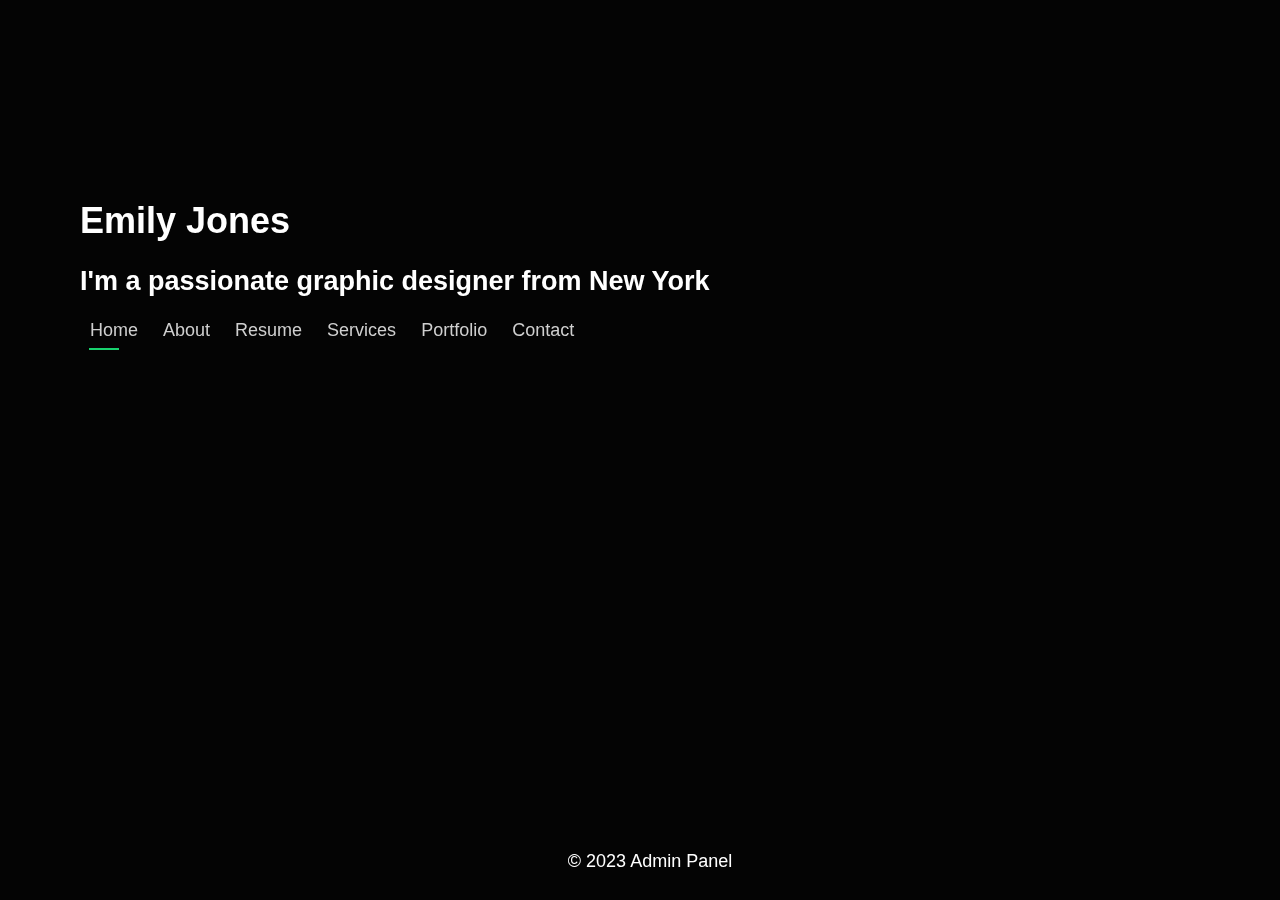
<file: index.html>
<!DOCTYPE html>
<html lang="en">
<head>
    <meta charset="UTF-8">
    <meta name="viewport" content="width=device-width, initial-scale=1.0">
    <title>About me</title>
    <link rel="stylesheet" href="css/index.css">
</head>
<body>

    <!-- <header>
        <h1>Admin Panel</h1>
    </header> -->

   <div class="container">

    <main>
        <h1>Emily Jones</h1>
        <h2>I'm a passionate <span> graphic designer </span> from New York</h2>
    </main>

    <nav>
        <a href="#">Home <span class="link-style" style="width: 30px !important;"></span></a>
        <a href="about.html">About <span class="link-style"></span></a>
        <a href="resume.html">Resume <span class="link-style"></span></a>
        <a href="services.html">Services <span class="link-style"></span></a>
        <a href="#">Portfolio <span class="link-style"></span></a>
        <a href="#">Contact <span class="link-style"></span></a>
    </nav>
</div>
    <footer>
        <p>&copy; 2023 Admin Panel</p>
    </footer>

</body>
</html>
</file>
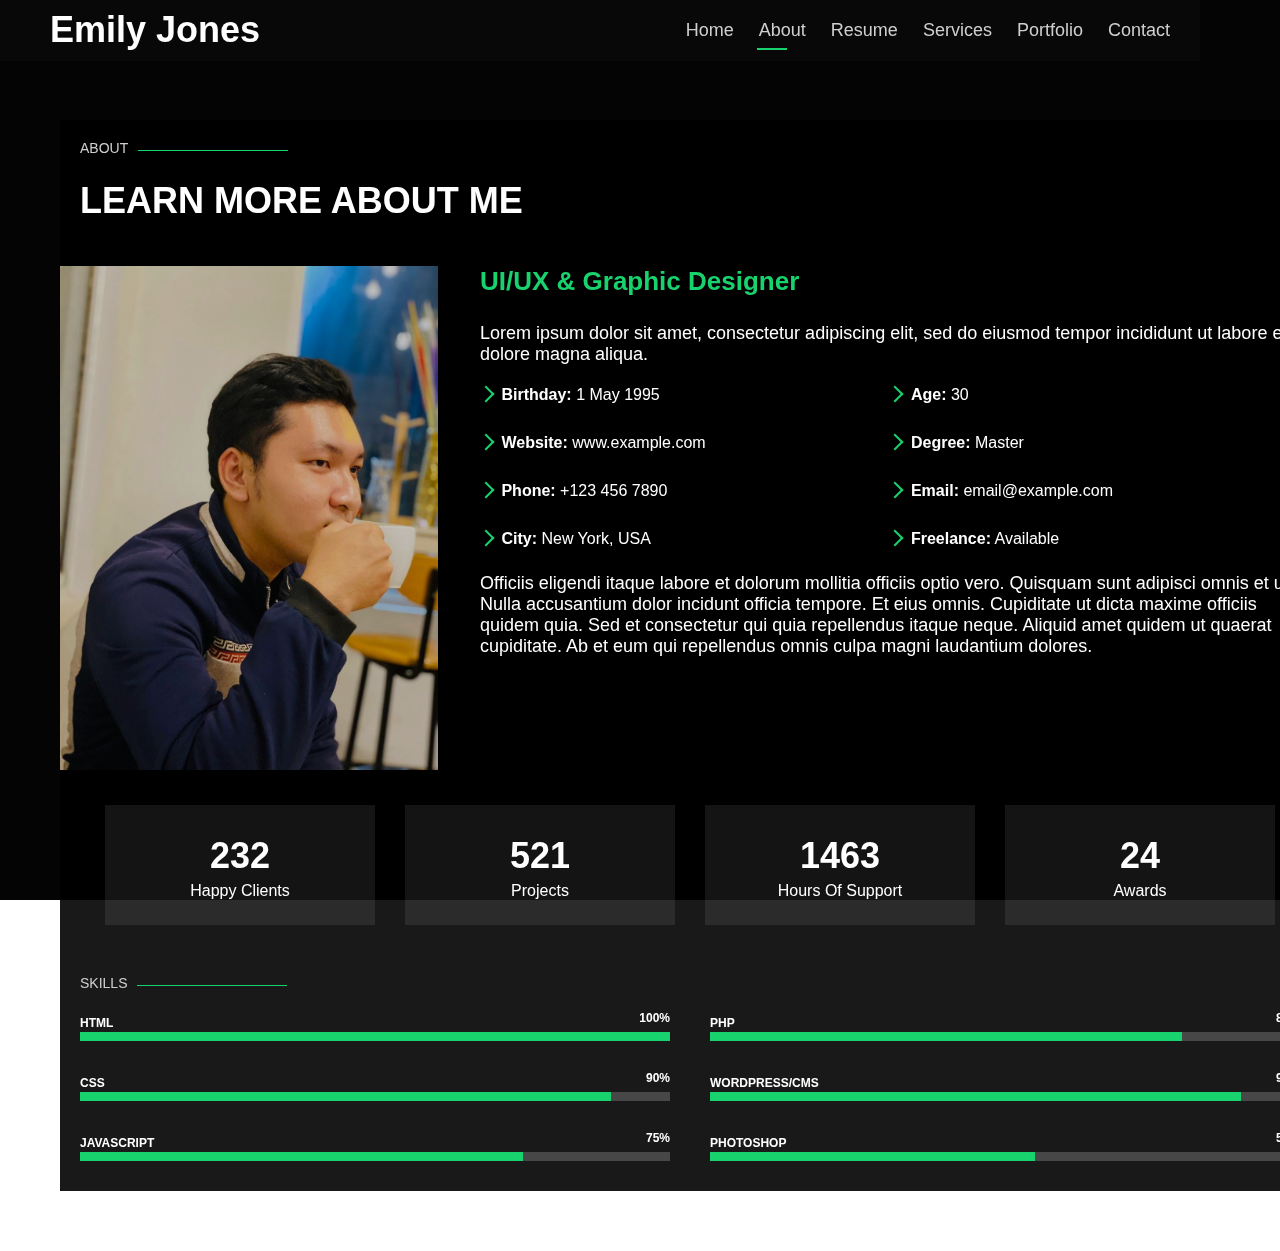
<file: about.html>
<!DOCTYPE html>
<html lang="en">

<head>
    <meta charset="UTF-8">
    <meta name="viewport" content="width=device-width, initial-scale=1.0">
    <title>About me</title>
    <link rel="stylesheet" href="css/index.css">
    <link rel="stylesheet" href="css/about.css">
</head>

<body>

    <header>
        <h1 class="my-name">
           <a href="#"> Emily Jones</a>
        </h1>
        <nav>
            <a href="/index.html">Home <span class="link-style"></span></a>
            <a href="#">About <span class="link-style" style="width: 30px !important;"></span></a>
            <a href="resume.html">Resume <span class="link-style"></span></a>
            <a href="services.html">Services <span class="link-style"></span></a>
            <a href="#">Portfolio <span class="link-style"></span></a>
            <a href="#">Contact <span class="link-style"></span></a>
        </nav>
    </header>
    <div class="container">
        <div class="main">
            <div class="header">
                <span class="title-header">About</span>
                <div class="line-header"></div>
            </div>
            <h1 class="title"> Learn more about me </h1>
        </div>

        <div class="info">
            <div class="content">
                <div class="avatar-content">
                <!-- <img src="https://bootstrapmade.com/demo/templates/Personal/assets/img/me.jpg" alt="" srcset=""> -->
                <img src="./img/avatar.jpeg" alt="" srcset="">
                </div>
                <div class="info-content">
                    <div class="info-content-title">
                       <h3> UI/UX & Graphic Designer </h3>
                    </div>
                    <div class="info-content-description">
                        Lorem ipsum dolor sit amet, consectetur adipiscing elit, sed do eiusmod tempor incididunt ut labore et dolore magna aliqua. 
                    </div>
                    <div class="info-content-detail">
                        <div class="row-info-content">
                            <div class="col-info-content">
                                <ul>
                                    <li>
                                        <i class='arrow right'></i>
                                        <strong>Birthday:</strong>
                                        <span>1 May 1995</span>
                                    </li>
                                    <li>
                                        <i class='arrow right'></i>
                                        <strong>Website:</strong>
                                        <span> www.example.com</span>
                                    </li>
                                    <li>
                                        <i class='arrow right'></i>
                                        <strong>Phone:</strong>
                                        <span>+123 456 7890</span>
                                    </li>
                                    <li>
                                        <i class='arrow right'></i>
                                        <strong>City:</strong>
                                        <span>New York, USA</span>
                                    </li>
                                </ul>
                            </div>
                            <div class="col-info-content">
                                <ul>
                                    <li>
                                        <i class='arrow right'></i>
                                        <strong>Age:</strong>
                                        <span>30</span>
                                    </li>
                                    <li>
                                        <i class='arrow right'></i>
                                        <strong>Degree:</strong>
                                        <span>Master</span>
                                    </li>
                                    <li>
                                        <i class='arrow right'></i>
                                        <strong>Email:</strong>
                                        <span>email@example.com</span>
                                    </li>
                                    <li>
                                        <i class='arrow right'></i>
                                        <strong>Freelance:</strong>
                                        <span>Available</span>
                                    </li>
                                </ul>
                            </div>
                        </div>
                    </div>
                    <div class="info-content-description">
                        Officiis eligendi itaque labore et dolorum mollitia officiis optio vero. Quisquam sunt adipisci omnis et ut. Nulla accusantium dolor incidunt officia tempore. Et eius omnis. Cupiditate ut dicta maxime officiis quidem quia. Sed et consectetur qui quia repellendus itaque neque. Aliquid amet quidem ut quaerat cupiditate. Ab et eum qui repellendus omnis culpa magni laudantium dolores. 
                    </div>
                </div>
            </div>
        </div>

        <div class="main-box">
            <div class="sub-box">

                <div class="sub-box-content">
                    <div class="count-box">
                        <span>232</span>
                        <p>Happy Clients</p>
                    </div>
                </div>

                <div class="sub-box-content">
                    <div class="count-box">
                        <span>521</span>
                        <p>Projects</p>
                    </div>
                </div>

                <div class="sub-box-content">
                    <div class="count-box">
                        <span>1463</span>
                        <p>Hours Of Support</p>
                    </div>
                </div>

                <div class="sub-box-content">
                    <div class="count-box">
                        <span>24</span>
                        <p>Awards</p>
                    </div>
                </div>

            </div>
        </div>

        <div class="main">
            <div class="header">
                <span class="title-header">Skills</span>
                <div class="line-header"></div>
            </div>
        </div>
        <div class="skills">
            <div class="list-skills">
                <div class="sup-skill">
                    <span>
                        HTML
                        <i class="val">100%</i>
                    </span>
                    <div class="percent-skill">
                        <div class="percent-line" style="width: 100%;"></div>
                    </div>
                </div>
                <div class="sup-skill">
                    <span>
                        CSS
                        <i class="val">90%</i>
                    </span>
                    <div class="percent-skill">
                        <div class="percent-line" style="width: 90%;"></div>
                    </div>
                </div>
                <div class="sup-skill">
                    <span>
                        JAVASCRIPT
                        <i class="val">75%</i>
                    </span>
                    <div class="percent-skill">
                        <div class="percent-line" style="width: 75%;"></div>
                    </div>
                </div>
            </div>

            <div class="list-skills">
                <div class="sup-skill">
                    <span>
                        PHP
                        <i class="val">80%</i>
                    </span>
                    <div class="percent-skill">
                        <div class="percent-line" style="width: 80%;"></div>
                    </div>
                </div>
                <div class="sup-skill">
                    <span>
                        WordPress/CMS
                        <i class="val">90%</i>
                    </span>
                    <div class="percent-skill">
                        <div class="percent-line" style="width: 90%;"></div>
                    </div>
                </div>
                <div class="sup-skill">
                    <span>
                        Photoshop
                        <i class="val">55%</i>
                    </span>
                    <div class="percent-skill">
                        <div class="percent-line" style="width: 55%;"></div>
                    </div>
                </div>
            </div>
        </div>
    </div>
    
    <!-- <footer>
        <p>&copy; 2023 Hoai Nam</p>
    </footer> -->

</body>

</html>
</file>
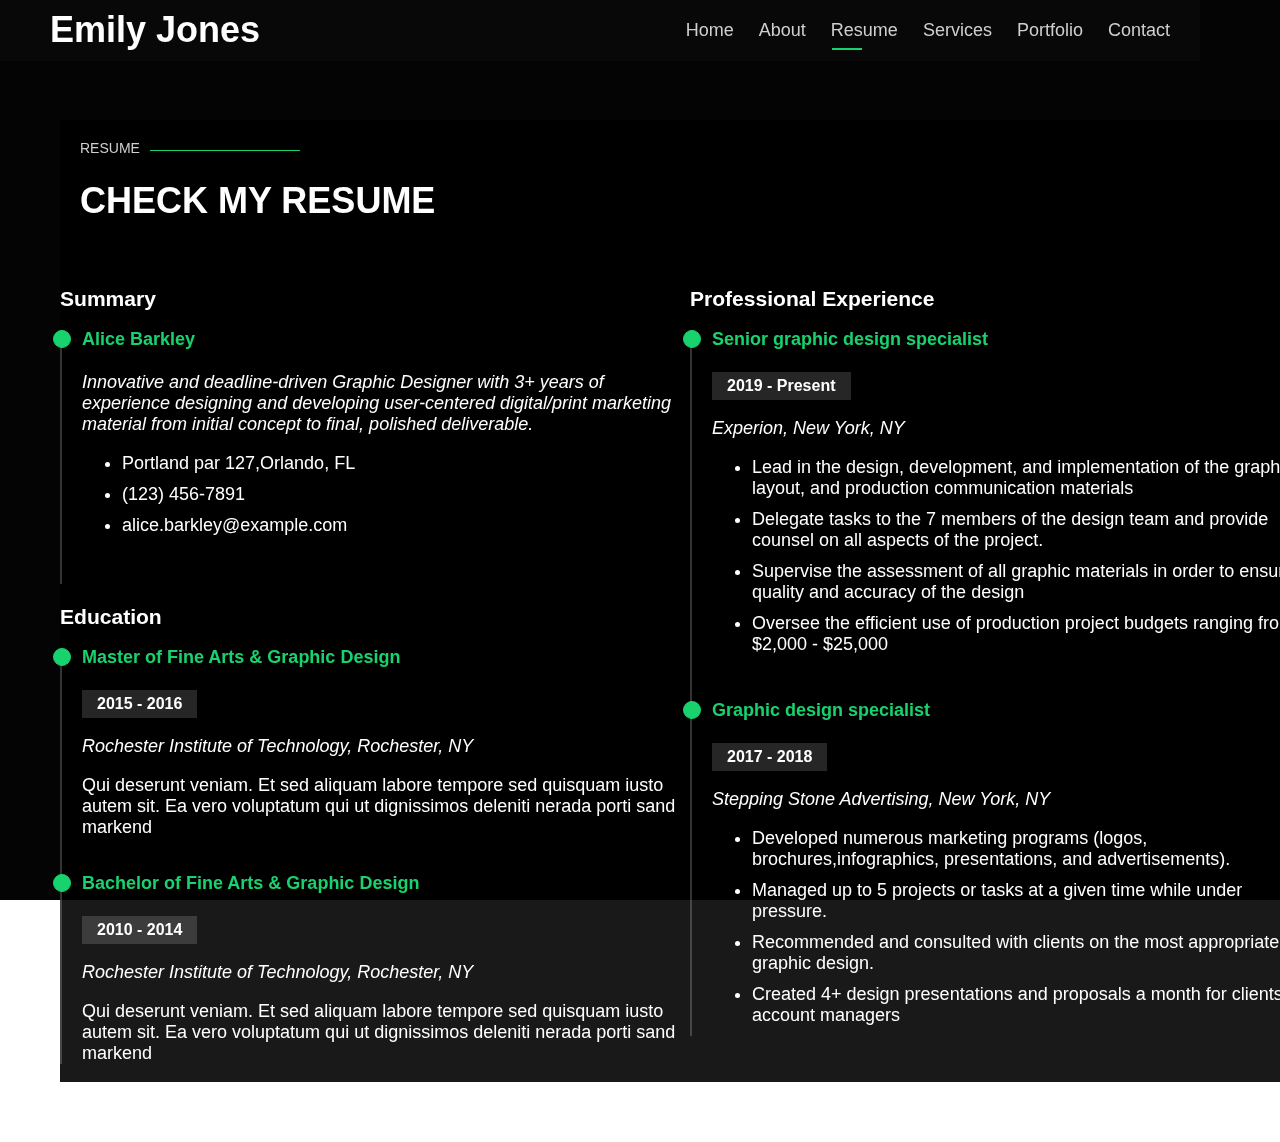
<file: resume.html>
<!DOCTYPE html>
<html lang="en">

<head>
    <meta charset="UTF-8">
    <meta name="viewport" content="width=device-width, initial-scale=1.0">
    <title>Resume</title>
    <link rel="stylesheet" href="css/index.css">
    <link rel="stylesheet" href="css/resume.css">
</head>

<body>

    <header>
        <h1 class="my-name">
           <a href="#"> Emily Jones</a>
        </h1>
        <nav>
            <a href="/index.html">Home <span class="link-style"></span></a>
            <a href="about.html">About <span class="link-style"></span></a>
            <a href="#">Resume <span class="link-style" style="width: 30px !important;"></span></a>
            <a href="services.html">Services <span class="link-style"></span></a>
            <a href="#">Portfolio <span class="link-style"></span></a>
            <a href="#">Contact <span class="link-style"></span></a>
        </nav>
    </header>
    <div class="container">
        <div class="main">
            <div class="header">
                <span class="title-header">Resume</span>
                <div class="line-header"></div>
            </div>
            <h1 class="title"> Check my resume</h1>
        </div>

        <div class="info">
            <div class="resume">
             <div class="sub-resume">
                <!-- //-------- SUMMARY ------------// -->
                <h3 class="resume-title">Summary</h3>
                <div class="resume-item">
                    <h4>Alice Barkley</h4>
                    <p>
                        <em>
                            Innovative and deadline-driven Graphic Designer with 3+ years of experience designing and developing user-centered digital/print marketing material from initial concept to final, polished deliverable.
                        </em>
                    </p>
                    <p></p>
                    <ul>
                        <li>Portland par 127,Orlando, FL</li>
                        <li>(123) 456-7891</li>
                        <li>alice.barkley@example.com</li>
                    </ul>
                </div>

                <!-- //---------- EDUCATION----------// -->
                <h3 class="resume-title">Education</h3>
                <div class="resume-item">
                    <h4>Master of Fine Arts & Graphic Design</h4>
                    <h5>2015 - 2016</h5>
                    <p>
                        <em>
                            Rochester Institute of Technology, Rochester, NY
                        </em>
                    </p>
                    <p>
                        Qui deserunt veniam. Et sed aliquam labore tempore sed quisquam iusto autem sit. Ea vero voluptatum qui ut dignissimos deleniti nerada porti sand markend
                    </p>
                </div>

                <div class="resume-item">
                    <h4>Bachelor of Fine Arts & Graphic Design</h4>
                    <h5>2010 - 2014</h5>
                    <p>
                        <em>
                            Rochester Institute of Technology, Rochester, NY
                        </em>
                    </p>
                    <p>
                        Qui deserunt veniam. Et sed aliquam labore tempore sed quisquam iusto autem sit. Ea vero voluptatum qui ut dignissimos deleniti nerada porti sand markend
                    </p>
                </div>
             </div>

             <div class="sub-resume">
                <!-- //-------- Professional Experience ------------// -->
                <h3 class="resume-title">Professional Experience</h3>
                <div class="resume-item">
                    <h4>Senior graphic design specialist</h4>
                    <h5>2019 - Present</h5>
                    <p>
                        <em>
                            Experion, New York, NY 
                        </em>
                    </p>
                    <p></p>
                    <ul>
                        <li>Lead in the design, development, and implementation of the graphic, layout, and production communication materials</li>
                        <li>Delegate tasks to the 7 members of the design team and provide counsel on all aspects of the project.</li>
                        <li>Supervise the assessment of all graphic materials in order to ensure quality and accuracy of the design</li>
                        <li>Oversee the efficient use of production project budgets ranging from $2,000 - $25,000</li>
                    </ul>
                </div>

                <div class="resume-item">
                    <h4>Graphic design specialist</h4>
                    <h5>2017 - 2018</h5>
                    <p>
                        <em>
                            Stepping Stone Advertising, New York, NY
                        </em>
                    </p>
                    <p></p>
                    <ul>
                        <li>Developed numerous marketing programs (logos, brochures,infographics, presentations, and advertisements).
                        </li>
                        <li>Managed up to 5 projects or tasks at a given time while under pressure.
                        </li>
                        <li>Recommended and consulted with clients on the most appropriate graphic design.
                        </li>
                        <li>Created 4+ design presentations and proposals a month for clients and account managers
                        </li>
                    </ul>
                </div>
             </div>
            </div>
        </div>
    </div>
    
    <!-- <footer>
        <p>&copy; 2023 Hoai Nam</p>
    </footer> -->

</body>

</html>
</file>
<file: css/about.css>
header {
    padding: 15px;
    height: 30px;
    display: flex;
}

header nav{
    background-color: rgba(9, 9, 9, 0.9);
    position: fixed;
    right: 80px;
    top: 0;
    padding: 20px;
    width: 100%;
    text-align: right;
    z-index: 90;
}

.my-name{
    z-index: 100;
    position: fixed;
    left: 50px;
    top: -15px;
}
.my-name a{
    text-decoration: none;
    color: #ffff;
}

.main{
    padding: 20px;
}
.main .header{
   display: flex;
}
.title-header, .title{
    text-transform: uppercase;
} 

.title-header{
    font-size: 14px;
    color: #cfcfcf;
}

.line-header {
    background-color: #18d26e;
    width: 150px;
    height: 1px;
    margin-top: 10px;
    margin-left: 10px;
}
.container{
    width: 70em;
    height: auto;
    margin: 60px;
    background-color: rgba(0, 0, 0, 0.9);
    /* opacity: 0.8; */
    color: #fffF;
}

.content{
    display: flex;
    /* flex-wrap: wrap; */
}
.info-content h3{
    font-weight: 700;
    font-size: 26px;
    color: #18d26e;
    margin-top: 0 !important;
    font-family: "Raleway", sans-serif;
}
.info-content{
    width: 65%;
}
.avatar-content{
    width: 33.333%;
}
.avatar-content img{
    width: 90%;
    height: auto;
    opacity: 0.8;
}

.row-info-content{
    display: flex;
    flex-wrap: wrap;
}
.col-info-content{
    width: 50%;
}

.col-info-content ul{
    list-style: none;
    font-size: 16px;
    padding: 0;
}
.col-info-content ul li {
  margin-bottom: 20px;
  margin-top: 10px;
  padding: 5px 0;
}

.arrow {
    border: solid #18d26e;
    border-width: 0 2px 2px 0;
    display: inline-block;
    padding: 5px;
    margin-right: 5px;
    line-height: 0;
  }
  
.right {
    transform: rotate(-45deg);
    -webkit-transform: rotate(-45deg);

  }

.main-box{
    background-color: rgba(0, 0, 0, 0.007);
    padding: 30px;
}
.sub-box{
    display: flex;
}

.sub-box-content{
    width: 25%;
    padding: 0 15px 0 15px;
}
.count-box{
    background-color: rgba(255, 255, 255, 0.08);
    text-align: center;
    padding: 30px 30px 25px 30px;
}

.count-box span{
    font-size: 36px;
    font-weight: 600;
}
.count-box p{
   font-size: 16px;
   margin: 0;
   padding: 5px 0 0 0;
}

.skills{
    display: flex;
}
.list-skills{
    width: 50%;
    margin: 0 20px;
}
.sup-skill{
    display: block;
    height: 60px;
}

.skills .list-skills .sup-skill span{
    font-family: "Poppins", sans-serif;
    font-size: 12px;
    font-weight: 600;
    text-transform: uppercase;
}
.skills .list-skills .sup-skill span .val{
    float: right;
    font-style: normal;
}
.percent-skill{
    background-color: rgba(255, 255, 255, 0.2);
    width: 100%;
    height: 9px;
}

.percent-line{
    width: 1px;
    background-color: #18d26e;
    height: 100%;
    transition: 0.9s;
}
</file>
<file: css/resume.css>
header {
    padding: 15px;
    height: 30px;
    display: flex;
}

header nav{
    background-color: rgba(9, 9, 9, 0.9);
    position: fixed;
    right: 80px;
    top: 0;
    padding: 20px;
    width: 100%;
    text-align: right;
    z-index: 90;
}

.my-name{
    z-index: 100;
    position: fixed;
    left: 50px;
    top: -15px;
}
.my-name a{
    text-decoration: none;
    color: #ffff;
}

.main{
    padding: 20px;
}
.main .header{
   display: flex;
}
.title-header, .title{
    text-transform: uppercase;
} 

.title-header{
    font-size: 14px;
    color: #cfcfcf;
}

.line-header {
    background-color: #18d26e;
    width: 150px;
    height: 1px;
    margin-top: 10px;
    margin-left: 10px;
}
.container{
    width: 70em;
    height: auto;
    margin: 60px;
    background-color: rgba(0, 0, 0, 0.9);
    /* opacity: 0.8; */
    color: #fffF;
}

.resume{
    display: flex;
    /* flex-wrap: wrap; */
}
.sub-resume{
    width: 50%;
}

.resume-item::before{
    content: "";
    width: 16px;
    height: 16px;
    border-radius: 50px;
    background-color: #18d26e;
    position: absolute;
    left: -9px;
    top: 0;
    border: 1px solid #18d26e;
}

.resume-item{
    border-left: 2px solid rgba(255, 255, 255, 0.2);
    padding: 0 0 20px 20px ;
    margin-top: -2px;
    position: relative;
}

.resume-item:last-child{
    padding-bottom: 0;
}

.resume-item h4{
    color: #18d26e;
    line-height: 18px;
    font-size: 18px;
    margin-top: 0;
}

.resume-item h5{
    background-color: rgba(255, 255, 255, 0.15);
    font-size: 16px;
    padding: 5px 15px;
    font-weight: 600;
    display: inline-block;
    margin: 0;
}

.sub-resume .resume-item ul li {
    padding-bottom: 10px;
}
</file>
<file: css/index.css>
body::before{
    content: "";
    background: #040404 url('https://bootstrapmade.com/demo/templates/Personal/assets/img/bg.jpg')
    top right no-repeat;
    background-size: cover;
    position: fixed;
    left: 0;
    right: 0;
    top: 0;
    height: 100vh;
    z-index: -1;
}

body {
    margin: 0;
    padding: 0;
    font-family: Arial, sans-serif;
    color: #ffff;
    font-size: 18px;
}

a{
    text-decoration: none;
    color: white;
}

.container{
    margin: 200px 0 0 80px;
}
nav {
    color: #cfcfcf;
    padding: 0px;
    /* text-align: center; */
}

nav a {
    color: #cfcfcf;
    text-decoration: none;
    padding: 10px;   
    /* margin: 0 5px; */
    transition: all 0.2s;
    position: relative;
}
nav a:hover{
    color: #ffff;
}
nav a:hover .link-style{
    width: 30px;
}

.link-style{
    width: 0;
    height: 2px;
    position: absolute;
    bottom: 0;
    left: 12%;
    transition: all 0.3s;
    background-color: #18d26e;
}


footer {
    color: white;
    padding: 10px;
    text-align: center;
    position: fixed;
    bottom: 0;
    width: 100%;
}
</file>
